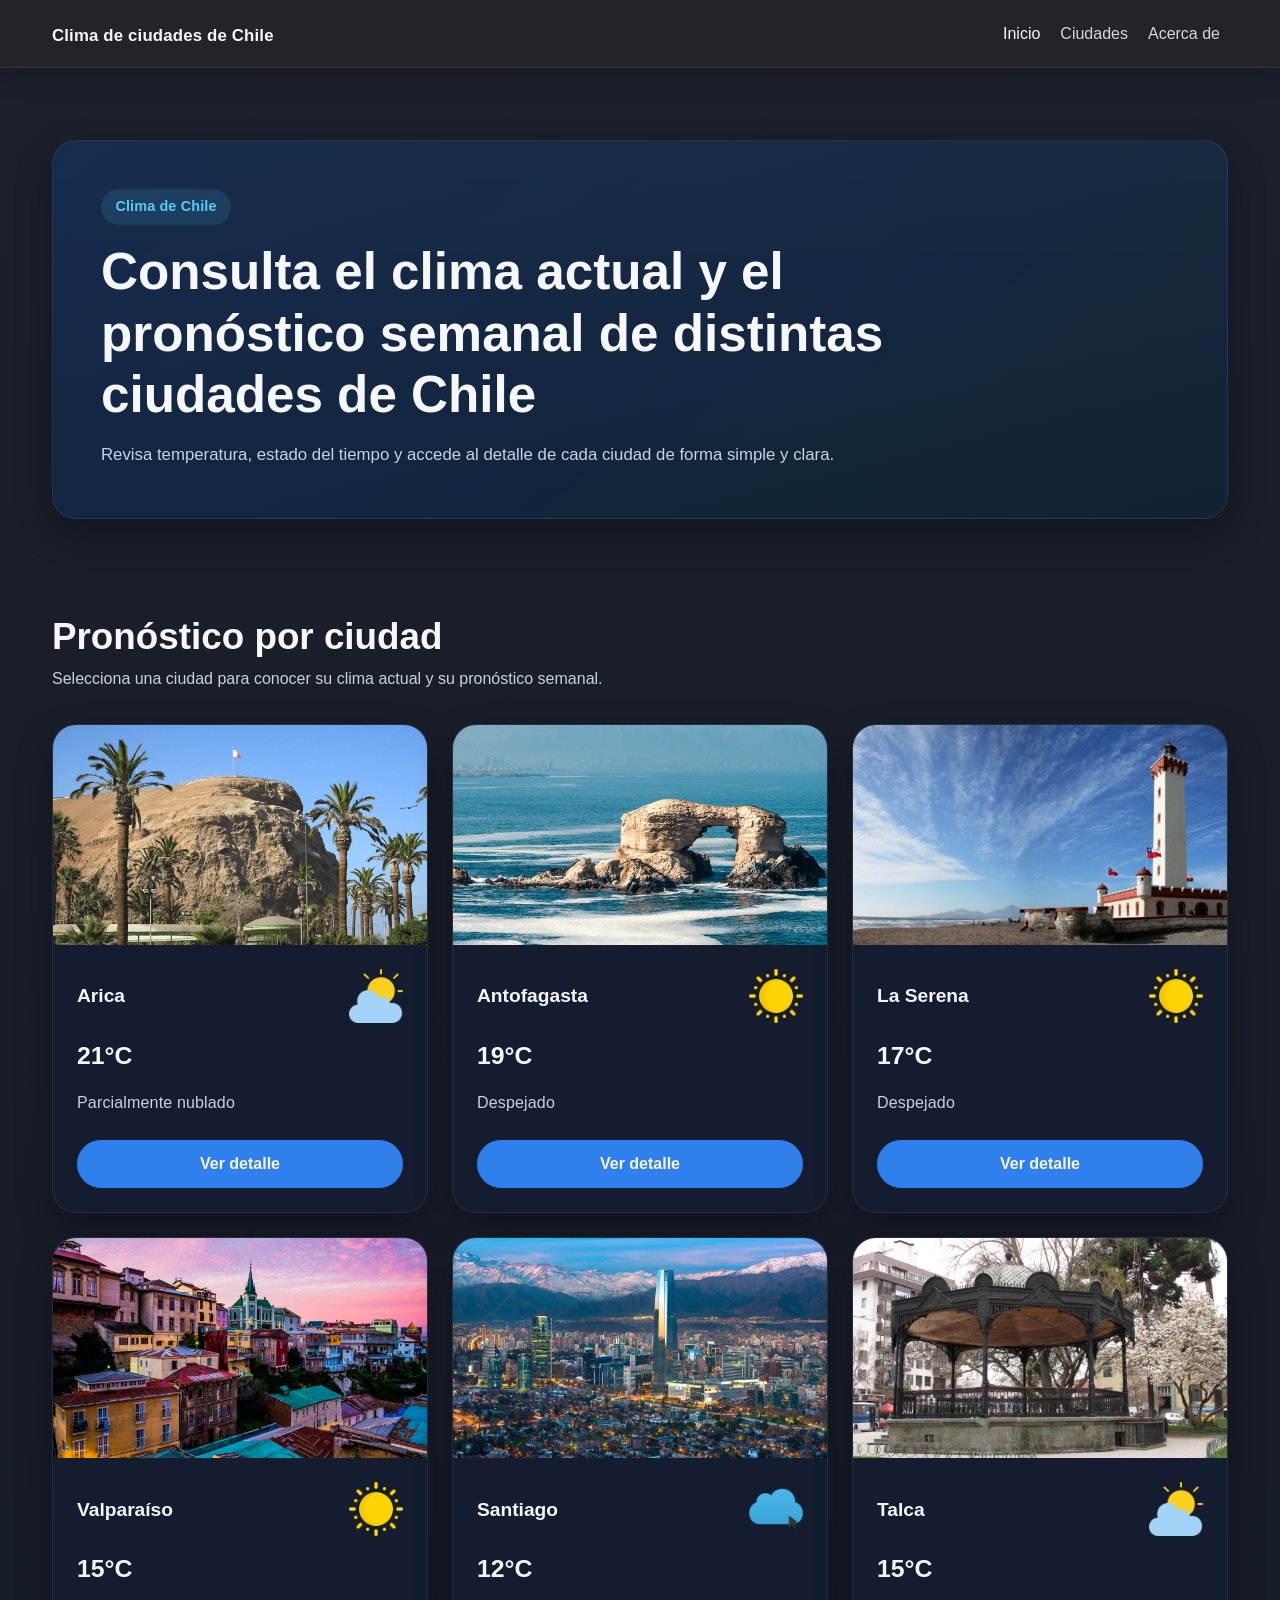
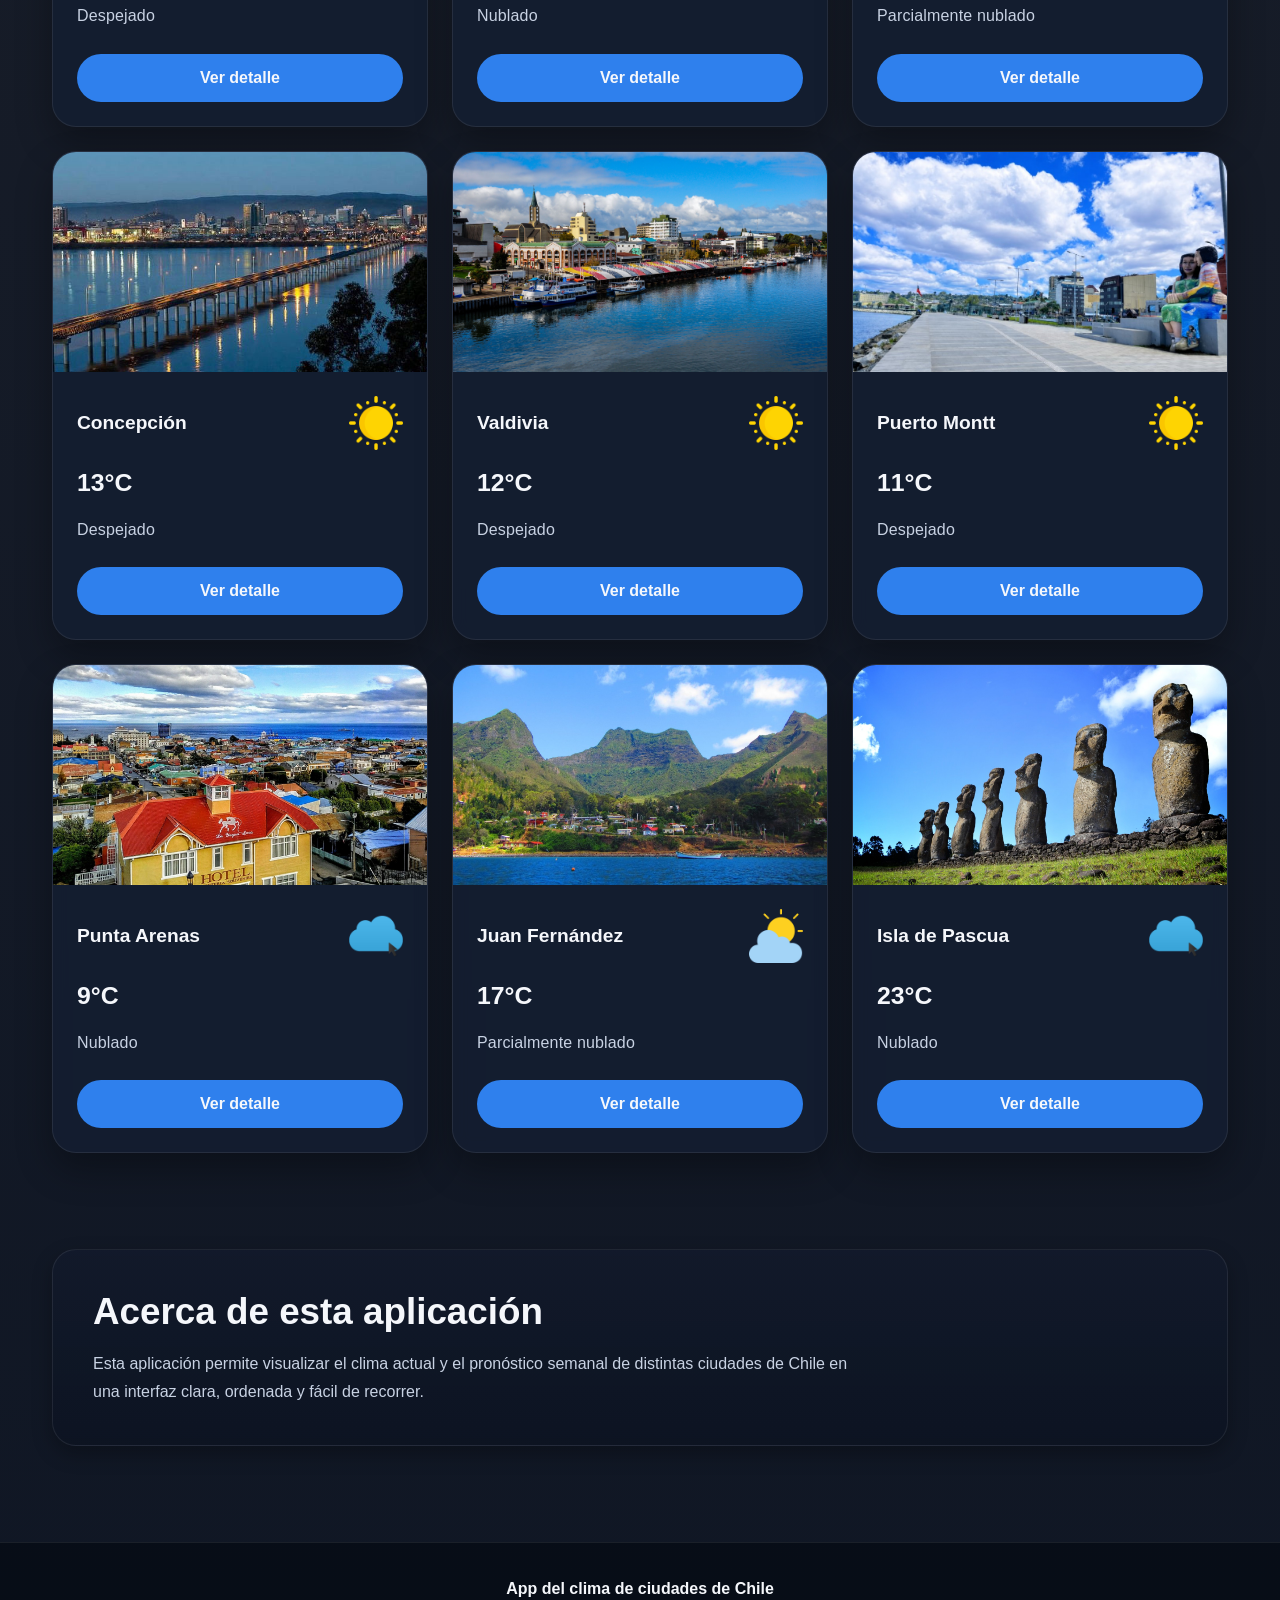
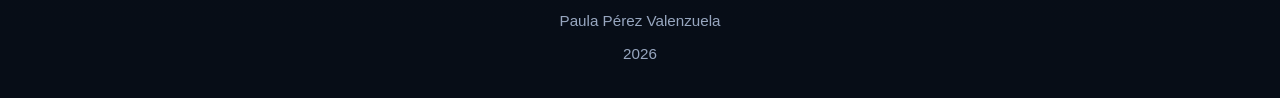
<file: index.html>
<!DOCTYPE html>
<html lang="es">
<head>
  <meta charset="UTF-8" />
  <meta name="viewport" content="width=device-width, initial-scale=1.0" />
  <title>Clima de ciudades de Chile | Pronóstico semanal</title>
  <meta
    name="description"
    content="Consulta el clima actual y el pronóstico semanal de distintas ciudades de Chile."
  />

  <!-- Bootstrap CSS -->
  <link
    href="https://cdn.jsdelivr.net/npm/bootstrap@5.3.3/dist/css/bootstrap.min.css"
    rel="stylesheet"
  />

  <!-- CSS compilado desde SASS -->
  <link rel="stylesheet" href="assets/css/main.css" />
</head>
<body class="weather-app">

  <!-- HEADER -->
  <header class="weather-app__header site-header">
    <nav class="navbar navbar-expand-lg navbar-dark bg-dark site-header__nav">
      <div class="container site-header__container">
        <a class="navbar-brand site-header__brand" href="index.html">
          <span class="site-header__title">Clima de ciudades de Chile</span>
        </a>

        <button
          class="navbar-toggler"
          type="button"
          data-bs-toggle="collapse"
          data-bs-target="#siteHeaderMenu"
          aria-controls="siteHeaderMenu"
          aria-expanded="false"
          aria-label="Abrir menú de navegación"
        >
          <span class="navbar-toggler-icon"></span>
        </button>

        <div class="collapse navbar-collapse" id="siteHeaderMenu">
          <ul class="navbar-nav ms-auto site-header__menu">
            <li class="nav-item site-header__item">
              <a class="nav-link site-header__link active" aria-current="page" href="index.html">
                Inicio
              </a>
            </li>
            <li class="nav-item site-header__item">
              <a class="nav-link site-header__link" href="#ciudades">
                Ciudades
              </a>
            </li>
            <li class="nav-item site-header__item">
              <a class="nav-link site-header__link" href="#acerca">
                Acerca de
              </a>
            </li>
          </ul>
        </div>
      </div>
    </nav>
  </header>

  <!-- MAIN -->
  <main class="weather-app__main">

    <!-- HERO -->
    <section class="hero" aria-labelledby="hero-title">
      <div class="container hero__container">
        <div class="hero__content">
          <span class="hero__badge">Clima de Chile</span>
          <h1 class="hero__title" id="hero-title">
            Consulta el clima actual y el pronóstico semanal de distintas ciudades de Chile
          </h1>
          <p class="hero__text">
            Revisa temperatura, estado del tiempo y accede al detalle de cada ciudad de forma simple y clara.
          </p>
        </div>
      </div>
    </section>

    <!-- SECCIÓN DE CIUDADES -->
    <section class="places-section" id="ciudades" aria-labelledby="places-section-title">
      <div class="container places-section__container">
        <div class="places-section__header">
          <h2 class="places-section__title" id="places-section-title">
            Pronóstico por ciudad
          </h2>
          <p class="places-section__text">
            Selecciona una ciudad para conocer su clima actual y su pronóstico semanal.
          </p>
        </div>

        <!-- main.js renderiza aquí las cards -->
        <div
          class="row g-4 places-section__grid"
          id="placesGrid"
          aria-label="Listado de ciudades con información climática"
        >
          <!-- Ejemplo de estructura esperada para cada card renderizada con JavaScript:

          <div class="col-12 col-md-6 col-lg-4">
            <article class="place-card">
              <img
                class="place-card__image"
                src="assets/img/ciudades/concepcion.jpg"
                alt="Vista de Concepción"
              />

              <div class="place-card__body">
                <div class="place-card__top">
                  <h3 class="place-card__title">Concepción</h3>
                  <img
                    class="place-card__icon"
                    src="assets/img/clima/soleado.png"
                    alt="Ícono del clima"
                  />
                </div>

                <p class="place-card__temp">13°C</p>
                <p class="place-card__status">Despejado</p>

                <div class="place-card__actions">
                  <button class="place-card__button btn btn-primary">
                    Ver detalle
                  </button>
                </div>
              </div>
            </article>
          </div>

          -->
        </div>
      </div>
    </section>

    <!-- ACERCA DE -->
    <section class="about-section" id="acerca" aria-labelledby="about-section-title">
      <div class="container about-section__container">
        <div class="about-section__content">
          <h2 class="about-section__title" id="about-section-title">
            Acerca de esta aplicación
          </h2>
          <p class="about-section__text">
            Esta aplicación permite visualizar el clima actual y el pronóstico semanal de distintas ciudades de Chile en una interfaz clara, ordenada y fácil de recorrer.
          </p>
        </div>
      </div>
    </section>

  </main>

  <!-- FOOTER -->
  <footer class="weather-app__footer site-footer">
    <div class="container site-footer__container">
      <p class="site-footer__text">App del clima de ciudades de Chile</p>
      <p class="site-footer__author">Paula Pérez Valenzuela</p>
      <p class="site-footer__year">2026</p>
    </div>
  </footer>

  <!-- Bootstrap JS -->
  <script
    src="https://cdn.jsdelivr.net/npm/bootstrap@5.3.3/dist/js/bootstrap.bundle.min.js"
  ></script>

  <!-- JS del proyecto -->
  <script src="assets/js/data.js"></script>
  <script src="assets/js/main.js"></script>
</body>
</html>
</file>
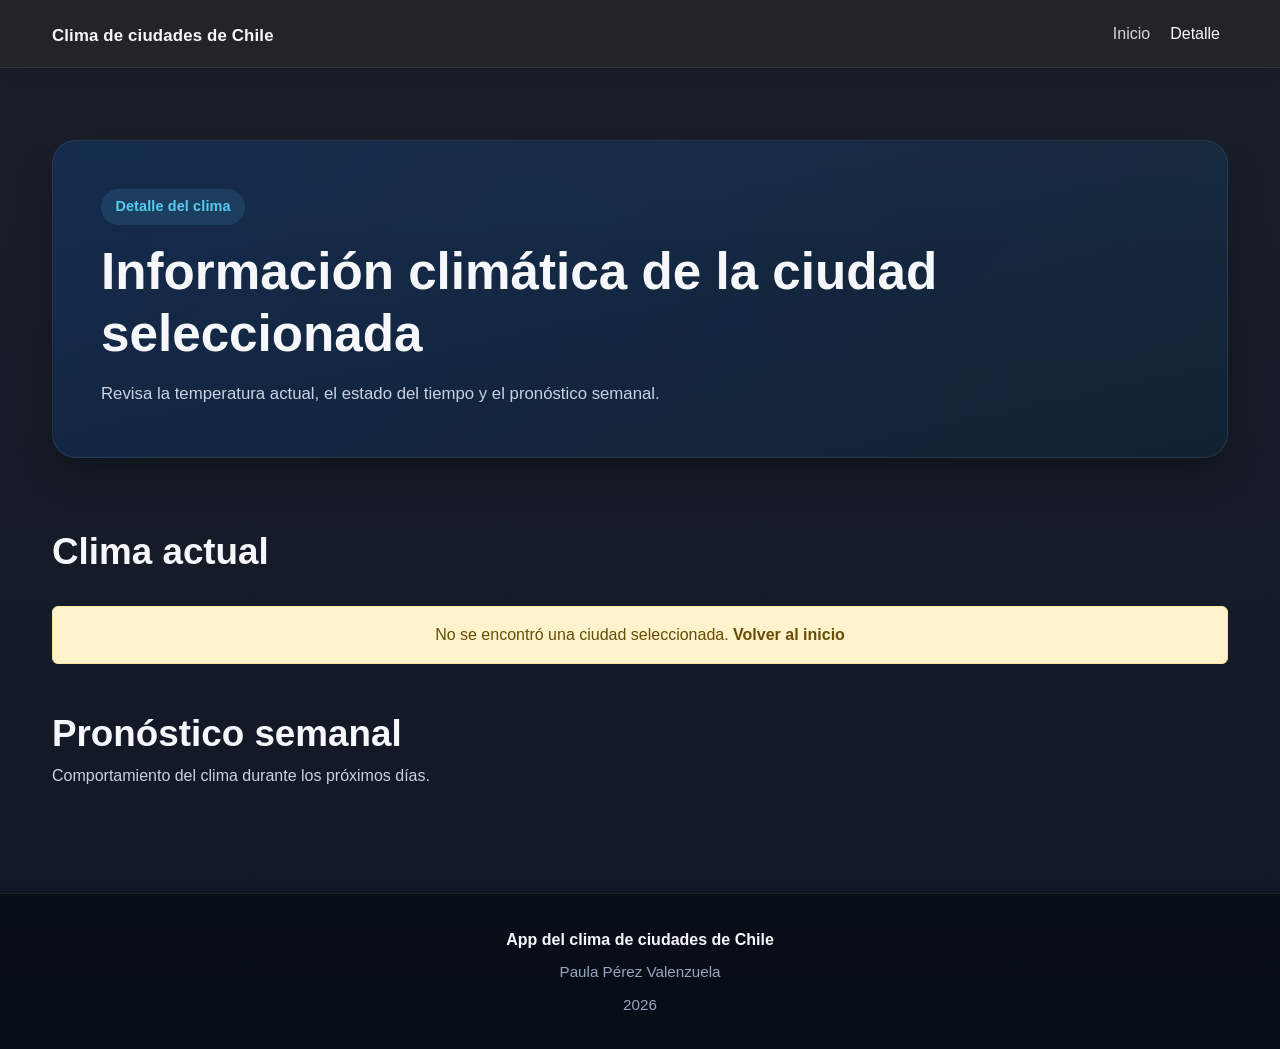
<file: detalle.html>
<!DOCTYPE html>
<html lang="es">
<head>
  <meta charset="UTF-8" />
  <meta name="viewport" content="width=device-width, initial-scale=1.0" />
  <title>Detalle del clima | Ciudades de Chile</title>
  <meta
    name="description"
    content="Consulta el detalle del clima actual y el pronóstico semanal de una ciudad de Chile."
  />

  <!-- Bootstrap CSS -->
  <link
    href="https://cdn.jsdelivr.net/npm/bootstrap@5.3.3/dist/css/bootstrap.min.css"
    rel="stylesheet"
  />

  <!-- CSS compilado -->
  <link rel="stylesheet" href="assets/css/main.css" />
</head>
<body class="weather-app">

  <!-- HEADER -->
  <header class="weather-app__header site-header">
    <nav class="navbar navbar-expand-lg navbar-dark bg-dark site-header__nav">
      <div class="container site-header__container">
        <a class="navbar-brand site-header__brand" href="index.html">
          <span class="site-header__title">Clima de ciudades de Chile</span>
        </a>

        <button
          class="navbar-toggler"
          type="button"
          data-bs-toggle="collapse"
          data-bs-target="#siteHeaderMenu"
          aria-controls="siteHeaderMenu"
          aria-expanded="false"
          aria-label="Abrir menú de navegación"
        >
          <span class="navbar-toggler-icon"></span>
        </button>

        <div class="collapse navbar-collapse" id="siteHeaderMenu">
          <ul class="navbar-nav ms-auto site-header__menu">
            <li class="nav-item site-header__item">
              <a class="nav-link site-header__link" href="index.html">
                Inicio
              </a>
            </li>
            <li class="nav-item site-header__item">
              <a class="nav-link site-header__link active" aria-current="page" href="#">
                Detalle
              </a>
            </li>
          </ul>
        </div>
      </div>
    </nav>
  </header>

  <!-- MAIN -->
  <main class="weather-app__main">

    <!-- HERO -->
    <section class="hero hero--detail" aria-labelledby="detail-title">
      <div class="container hero__container">
        <div class="hero__content">
          <span class="hero__badge">Detalle del clima</span>
          <h1 class="hero__title" id="detail-title">
            Información climática de la ciudad seleccionada
          </h1>
          <p class="hero__text">
            Revisa la temperatura actual, el estado del tiempo y el pronóstico semanal.
          </p>
        </div>
      </div>
    </section>

    <!-- DETALLE PRINCIPAL -->
    <section class="detail-section" aria-labelledby="detail-section-title">
      <div class="container detail-section__container">
        <div class="detail-section__header">
          <h2 class="detail-section__title" id="detail-section-title">
            Clima actual
          </h2>
        </div>

        <!-- JS renderiza aquí -->
        <div
          class="weather-detail"
          id="weatherDetail"
          aria-label="Detalle del clima de la ciudad seleccionada"
        >
          <!-- Render dinámico -->
        </div>
      </div>
    </section>

    <!-- PRONÓSTICO -->
    <section class="forecast-section" aria-labelledby="forecast-title">
      <div class="container forecast-section__container">
        <div class="forecast-section__header">
          <h2 class="forecast-section__title" id="forecast-title">
            Pronóstico semanal
          </h2>
          <p class="forecast-section__text">
            Comportamiento del clima durante los próximos días.
          </p>
        </div>

        <!-- JS renderiza aquí -->
        <div
          class="row g-4 forecast-section__grid"
          id="forecastGrid"
          aria-label="Pronóstico semanal de la ciudad"
        >
          <!-- Render dinámico -->
        </div>
      </div>
    </section>

  </main>

  <!-- FOOTER -->
  <footer class="weather-app__footer site-footer">
    <div class="container site-footer__container">
      <p class="site-footer__text">App del clima de ciudades de Chile</p>
      <p class="site-footer__author">Paula Pérez Valenzuela</p>
      <p class="site-footer__year">2026</p>
    </div>
  </footer>

  <!-- Bootstrap JS -->
  <script
    src="https://cdn.jsdelivr.net/npm/bootstrap@5.3.3/dist/js/bootstrap.bundle.min.js"
  ></script>

  <!-- JS -->
  <script src="assets/js/data.js"></script>
  <script src="assets/js/detalle.js"></script>
</body>
</html>
</file>
<file: assets/css/main.css>
*,
*::before,
*::after {
  box-sizing: border-box;
}

html {
  scroll-behavior: smooth;
}

body,
h1,
h2,
h3,
h4,
p,
ul,
ol,
figure {
  margin: 0;
}

ul,
ol {
  padding: 0;
  list-style: none;
}

img {
  max-width: 100%;
}

button,
input,
textarea,
select {
  font: inherit;
}

body.weather-app {
  min-height: 100vh;
  font-family: "Segoe UI", Tahoma, Geneva, Verdana, sans-serif;
  background: linear-gradient(180deg, rgba(8, 13, 24, 0.92) 0%, rgba(11, 18, 32, 0.98) 100%);
  color: #f5f7fb;
}

a {
  color: inherit;
  text-decoration: none;
}

.container {
  max-width: 1200px;
}

.weather-app__main {
  overflow: hidden;
}

h1,
h2,
h3,
h4 {
  color: #f5f7fb;
  line-height: 1.2;
}

h1 {
  font-size: clamp(2rem, 4vw, 3.3rem);
  font-weight: 800;
}

h2 {
  font-size: clamp(1.6rem, 3vw, 2.3rem);
  font-weight: 700;
}

h3 {
  font-size: 1.2rem;
  font-weight: 700;
}

p {
  color: #c8d2e3;
  line-height: 1.7;
}

.site-header__title,
.hero__badge,
.place-card__status,
.forecast-card__status,
.weather-detail__status {
  letter-spacing: 0.01em;
}

.site-header {
  position: sticky;
  top: 0;
  z-index: 1000;
  backdrop-filter: blur(10px);
}
.site-header__nav {
  border-bottom: 1px solid rgba(255, 255, 255, 0.08);
  box-shadow: 0 8px 24px rgba(0, 0, 0, 0.18);
}
.site-header__container {
  padding-top: 0.35rem;
  padding-bottom: 0.35rem;
}
.site-header__brand {
  font-weight: 700;
}
.site-header__title {
  color: #f5f7fb;
  font-size: 1.05rem;
  font-weight: 700;
}
.site-header__menu {
  gap: 0.25rem;
}
.site-header__link {
  color: rgba(255, 255, 255, 0.82) !important;
  font-weight: 500;
  transition: color 0.3s ease;
}
.site-header__link:hover, .site-header__link.active {
  color: #f5f7fb !important;
}

.weather-app__main {
  padding-bottom: 3rem;
}

.places-section,
.about-section,
.detail-section,
.forecast-section {
  padding: 3rem 0;
}

.places-section__header,
.detail-section__header,
.forecast-section__header {
  margin-bottom: 2rem;
}

.site-footer {
  border-top: 1px solid rgba(255, 255, 255, 0.08);
  background: rgba(7, 12, 22, 0.85);
  padding: 2rem 0;
}
.site-footer__container {
  display: flex;
  justify-content: center;
  align-items: center;
  flex-direction: column;
  gap: 0.4rem;
  text-align: center;
}
.site-footer__text {
  color: #f5f7fb;
  font-weight: 600;
}
.site-footer__author, .site-footer__year {
  color: #97a6bf;
  font-size: 0.95rem;
}

.place-card__button,
.weather-detail__button {
  background-color: #2f80ed;
  border: none;
  color: #f5f7fb;
  border-radius: 999px;
  font-weight: 600;
  padding: 0.75rem 1.35rem;
  transition: background-color 0.3s ease, transform 0.3s ease;
}
.place-card__button:hover,
.weather-detail__button:hover {
  background-color: #1f6ed6;
  color: #f5f7fb;
  transform: translateY(-2px);
}

.place-card {
  background: rgba(20, 30, 48, 0.92);
  border: 1px solid rgba(255, 255, 255, 0.08);
  border-radius: 1.5rem;
  box-shadow: 0 16px 36px rgba(0, 0, 0, 0.32);
  backdrop-filter: blur(8px);
  height: 100%;
  overflow: hidden;
  transition: transform 0.3s ease, box-shadow 0.3s ease;
}
.place-card:hover {
  transform: translateY(-6px);
  box-shadow: 0 22px 48px rgba(0, 0, 0, 0.38);
}
.place-card__image {
  width: 100%;
  height: 220px;
  object-fit: cover;
  display: block;
}
.place-card__body {
  padding: 1.5rem;
  display: flex;
  flex-direction: column;
  gap: 0.75rem;
  min-height: 220px;
}
.place-card__top {
  display: flex;
  justify-content: space-between;
  align-items: center;
  gap: 1rem;
}
.place-card__title {
  margin: 0;
  color: #f5f7fb;
  font-size: 1.2rem;
}
.place-card__icon {
  width: 54px;
  height: 54px;
  object-fit: contain;
  flex-shrink: 0;
}
.place-card__temp {
  color: #f5f7fb;
  font-size: 1.55rem;
  font-weight: 700;
}
.place-card__status {
  color: #c8d2e3;
  font-size: 1rem;
}
.place-card__actions {
  margin-top: auto;
  padding-top: 0.75rem;
}
.place-card__button {
  width: 100%;
}

.detail-section__title {
  margin-bottom: 0.25rem;
}

.weather-detail__card {
  background: rgba(20, 30, 48, 0.92);
  border: 1px solid rgba(255, 255, 255, 0.08);
  border-radius: 1.5rem;
  box-shadow: 0 16px 36px rgba(0, 0, 0, 0.32);
  backdrop-filter: blur(8px);
  overflow: hidden;
}
.weather-detail__image {
  width: 100%;
  height: 100%;
  object-fit: cover;
  display: block;
  min-height: 320px;
}
.weather-detail__content {
  padding: clamp(1.5rem, 3vw, 2.5rem);
  display: flex;
  flex-direction: column;
  gap: 1rem;
}
.weather-detail__top {
  display: flex;
  justify-content: space-between;
  align-items: center;
  gap: 1rem;
}
.weather-detail__title {
  font-size: clamp(1.5rem, 3vw, 2rem);
}
.weather-detail__icon {
  width: 72px;
  height: 72px;
  object-fit: contain;
  flex-shrink: 0;
}
.weather-detail__temp {
  color: #f5f7fb;
  font-size: 1.35rem;
  font-weight: 700;
}
.weather-detail__status {
  color: #c8d2e3;
  font-size: 1.05rem;
}
.weather-detail__meta {
  display: grid;
  gap: 0.75rem;
  grid-template-columns: 1fr;
  margin-top: 0.25rem;
}
@media (min-width: 768px) {
  .weather-detail__meta {
    grid-template-columns: repeat(2, 1fr);
  }
}
.weather-detail__humidity, .weather-detail__wind {
  background: rgba(255, 255, 255, 0.04);
  border: 1px solid rgba(255, 255, 255, 0.08);
  border-radius: 1rem;
  padding: 0.85rem 1rem;
  color: #f5f7fb;
}
.weather-detail__actions {
  padding-top: 0.75rem;
}

.hero {
  padding: 4.5rem 0 3rem;
  position: relative;
}
.hero--detail {
  padding-bottom: 2.5rem;
}
.hero__container {
  position: relative;
  z-index: 1;
}
.hero__content {
  background: rgba(20, 30, 48, 0.92);
  border: 1px solid rgba(255, 255, 255, 0.08);
  border-radius: 1.5rem;
  box-shadow: 0 16px 36px rgba(0, 0, 0, 0.32);
  backdrop-filter: blur(8px);
  padding: clamp(1.5rem, 4vw, 3rem);
  background: linear-gradient(135deg, rgba(47, 128, 237, 0.18), rgba(86, 204, 242, 0.08)), linear-gradient(180deg, rgba(17, 26, 43, 0.96), rgba(12, 20, 34, 0.98));
}
.hero__badge {
  display: inline-block;
  margin-bottom: 1rem;
  padding: 0.45rem 0.9rem;
  border-radius: 999px;
  background: rgba(86, 204, 242, 0.12);
  color: #56ccf2;
  font-size: 0.9rem;
  font-weight: 700;
}
.hero__title {
  max-width: 900px;
  margin-bottom: 1rem;
}
.hero__text {
  max-width: 760px;
  color: #c8d2e3;
  font-size: 1.05rem;
}

.forecast-section__title {
  margin-bottom: 0.35rem;
}
.forecast-section__text {
  max-width: 560px;
}

.forecast-card {
  background: rgba(20, 30, 48, 0.92);
  border: 1px solid rgba(255, 255, 255, 0.08);
  border-radius: 1.5rem;
  box-shadow: 0 16px 36px rgba(0, 0, 0, 0.32);
  backdrop-filter: blur(8px);
  height: 100%;
}
.forecast-card__body {
  padding: 1.5rem;
  text-align: center;
}
.forecast-card__day {
  margin-bottom: 1rem;
  font-size: 1.15rem;
}
.forecast-card__icon {
  width: 64px;
  height: 64px;
  object-fit: contain;
  margin-bottom: 1rem;
}
.forecast-card__temp {
  color: #f5f7fb;
  margin-bottom: 0.35rem;
}
.forecast-card__temp--max {
  font-weight: 700;
}
.forecast-card__temp--min {
  color: #c8d2e3;
}
.forecast-card__status {
  margin-top: 0.75rem;
  color: #c8d2e3;
  font-size: 0.96rem;
}

.places-section__title {
  margin-bottom: 0.35rem;
}
.places-section__text {
  max-width: 620px;
}

.about-section__content {
  background: linear-gradient(180deg, rgba(18, 26, 43, 0.92), rgba(13, 20, 34, 0.98));
  border: 1px solid rgba(255, 255, 255, 0.08);
  border-radius: 1.5rem;
  padding: clamp(1.5rem, 4vw, 2.5rem);
  box-shadow: 0 8px 20px rgba(0, 0, 0, 0.28);
}
.about-section__title {
  margin-bottom: 1rem;
}
.about-section__text {
  max-width: 760px;
}

.hero--detail .hero__content {
  max-width: 100%;
}

.detail-section {
  padding-top: 2rem;
  padding-bottom: 2rem;
}

.forecast-section {
  padding-top: 0;
}

/*# sourceMappingURL=main.css.map */
</file>
